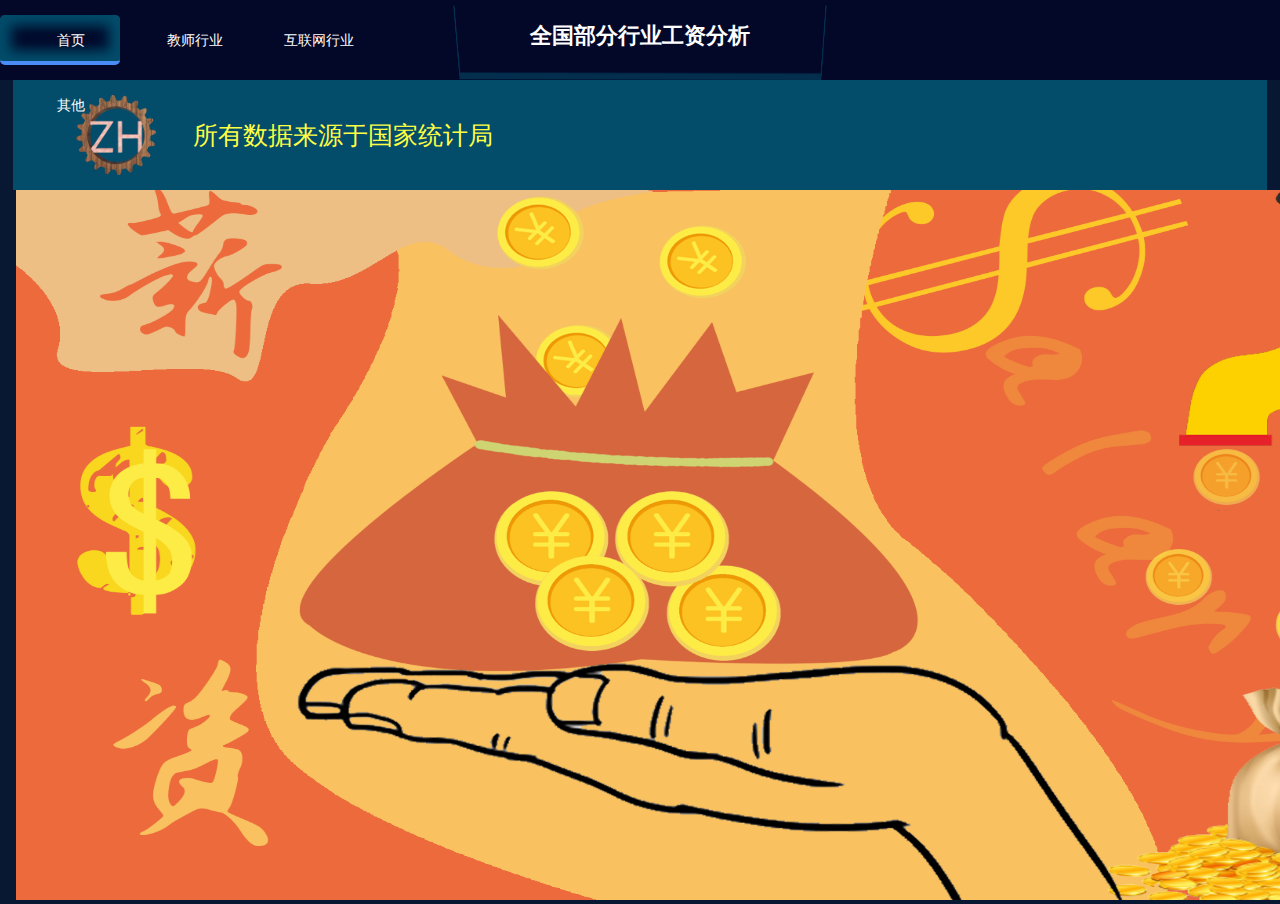
<file: index.html>
<!DOCTYPE html>
<html lang="en">
<head>
    <meta charset="UTF-8">
    <title>全国部分行业工资分析</title>
    <link href="styles/common.css" rel="stylesheet">
    <script src="scripts/Plugin/jquery-3.3.1.min.js"></script>
    <script src="https://www.jq22.com/jquery/echarts-4.2.1.min.js"></script>
    <script src="../scripts/Plugin/bmap.min.js"></script>
    <script src="../scripts/common.js"></script>
    <script src="../scripts/index.js"></script>
    <script src="../scripts/Plugin/laydate/laydate.js"></script>
</head>
<body>
<!--顶部-->
<header class="header left">
    <div class="left nav">
        <ul>
            <li class="nav_active"><i class="nav_1"></i><a href="index.html">首页</a> </li>
            <li><i class="nav_2"></i><a href="jiaoshi.html">教师行业</a> </li>
            <li><i class="nav_2"></i><a href="hulianwang.html">互联网行业</a> </li>
            <li><i class="nav_3"></i><a href="qita.html">其他</a> </li>
            </ul>
    </div>
    <div class="header_center left" style="position:relative">
        
        <h2><strong>全国部分行业工资分析</strong></h2>

    </div>


</header>
<!--内容部分-->
<!--内容部分-->
<div class="con2 left">
    <!--数据总概-->
    <div class="con_div1">
        <div class="con_div_textq left">
            <div class="con_div_text00 left">
                <img src="images/logo.png" class="logo"/>
                    <p class="shouye">所有数据来源于国家统计局</p>
            </div>
        </div>
    </div>
      <!--统计分析图-->
                  <img src="images/首页.png" class="cf" alt="">
  
  
  </div>
  </body>
  </html>
</file>
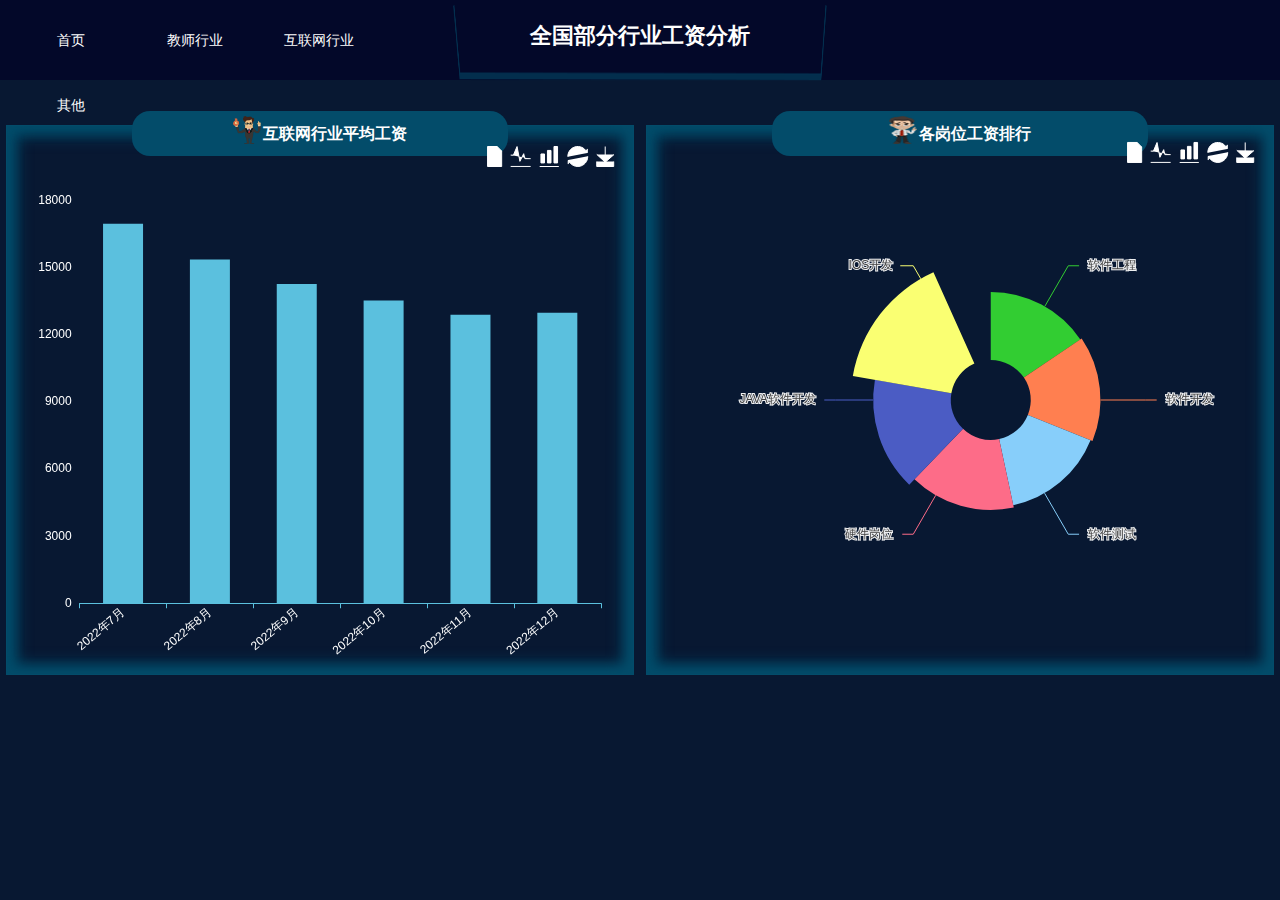
<file: hulianwang.html>
<!DOCTYPE html>
<html lang="en">
<head>
    <meta charset="UTF-8">
    <title>全国部分行业工资分析</title>
    <link href="styles/common.css" rel="stylesheet">
    <script src="scripts/Plugin/jquery-3.3.1.min.js"></script>
    <script src="https://www.jq22.com/jquery/echarts-4.2.1.min.js"></script>
    <script src="scripts/common.js"></script>
    <script src="scripts/hulianwang.js"></script>
    <script src="scripts/echarts.js"></script>
</head>
<body>
<!--顶部-->
<header class="header left">
  <div class="left nav">
      <ul>
        <li><i class="nav_1"></i><a href="index.html">首页</a> </li>
        <li><i class="nav_2"></i><a href="jiaoshi.html">教师行业</a> </li>
        <li><i class="nav_2"></i><a href="hulianwang.html">互联网行业</a> </li>
        <li><i class="nav_3"></i><a href="qita.html">其他</a> </li>
          </ul>
  </div>
    <div class="header_center left" style="position:relative">
  
        <h2><strong>全国部分行业工资分析</strong></h2>

    </div>
    <div class="right nav text_right">
        <ul>

        </ul>
    </div>

</header>
<!--内容部分-->
<div class="con left" style="width:50%;">
    <!--统计分析图-->
    <div class="div_any">
        <div class="left div_any01" style="width:100%;">
            <div class="div_any_child" style="width:98%;position:relative;height: 550px;">
                <div class="div_any_title"><img src="images/hualinwang1.png">互联网行业平均工资</div>
                <div id="histogramChart1"  style="width:100%;display: inline-block;height: 100%;margin-top: 15px;"></div>
            </div>
        </div>         
      </div>
    </div>
<div class="con right" style="width:50%;">
  <div class="div_any">
      <div class="left div_any01" style="width:100%;">
          <div class="div_any_child" style="width:98%;position:relative;height: 550px;">
              <div class="div_any_title"><img src="images/hulianwang2.png">各岗位工资排行</div>
              <div id="lineChart2"  style="width: 100%;height: 100%;display: inline-block;"></div>
          </div>
      </div>
      
  </div>
</div>
</body>
</html>
</file>
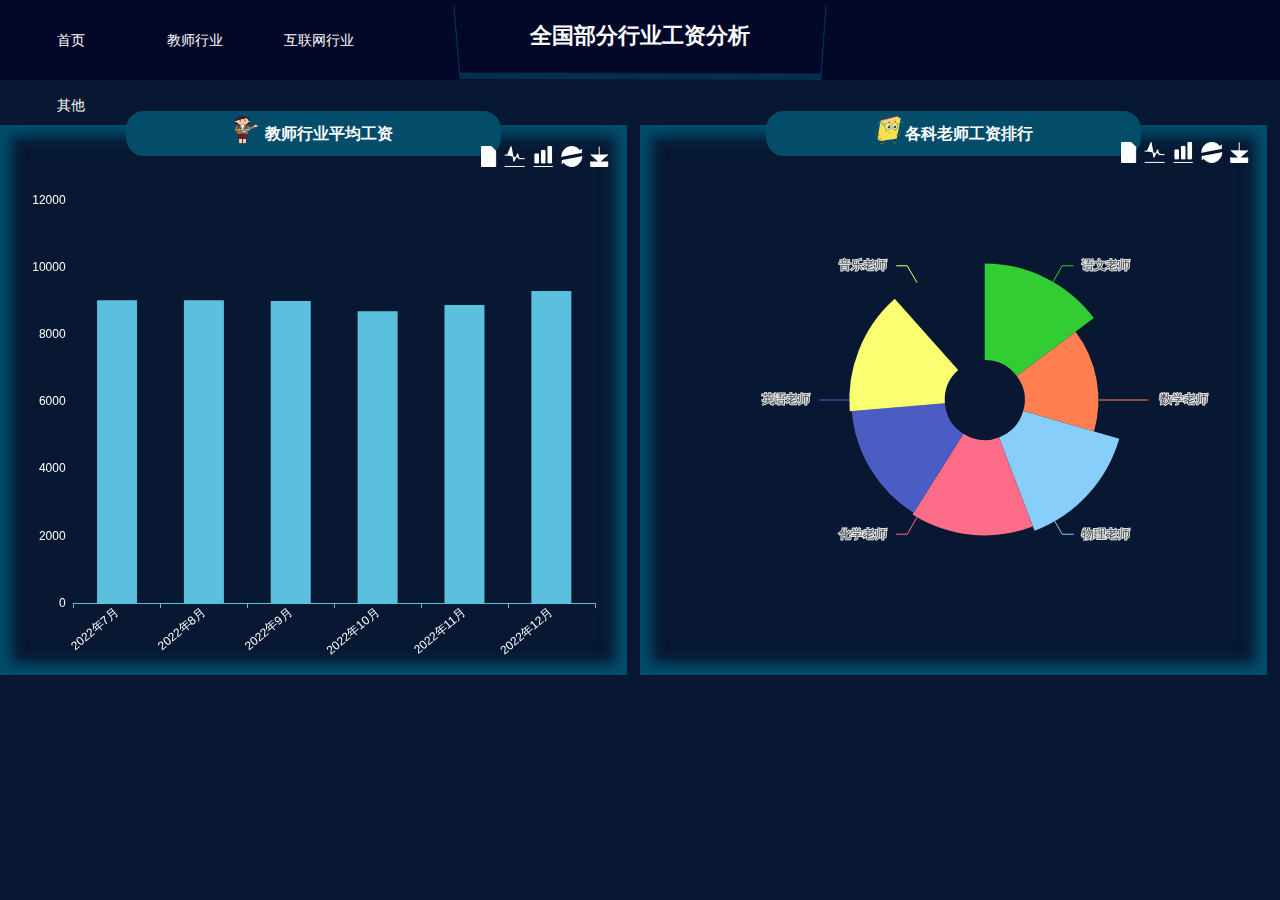
<file: jiaoshi.html>
<!DOCTYPE html>
<html lang="en">
<head>
    <meta charset="UTF-8">
    <title>全国部分行业工资分析</title>
    <link href="styles/common.css" rel="stylesheet">
    <script src="scripts/Plugin/jquery-3.3.1.min.js"></script>
    <script src="https://www.jq22.com/jquery/echarts-4.2.1.min.js"></script>
    <script src="scripts/common.js"></script>
    <script src="scripts/trend.js"></script>
    <script src="scripts/echarts.js"></script>
</head>
<body>
<!--顶部-->
<header class="header left">
  <div class="left nav">
      <ul>
          <li><i class="nav_1"></i><a href="index.html">首页</a> </li>
          <li><i class="nav_2"></i><a href="jiaoshi.html">教师行业</a> </li>
          <li><i class="nav_2"></i><a href="hulianwang.html">互联网行业</a> </li>
          <li><i class="nav_3"></i><a href="qita.html">其他</a> </li>
          </ul>
  </div>
    <div class="header_center left" style="position:relative">
  
        <h2><strong>全国部分行业工资分析</strong></h2>

    </div>
    <div class="right nav text_right">
        <ul>

        </ul>
    </div>

</header>
<!--内容部分-->
<div class="con left" style="width:50%;">
    <!--统计分析图-->
    <div class="div_any_child" style="width:98%;position:relative;height: 550px;">
        <div class="div_any_title"><img src="images/jiaoshi.png">教师行业平均工资</div>
        <div id="histogramChart1"  style="width:100%;display: inline-block;height: 100%;margin-top: 15px;"></div>
    </div>

    </div>
<div class="con right" style="width:50%;">
 
          <div class="div_any_child" style="width:98%;position:relative;height: 550px;">
              <div class="div_any_title"><img src="images/jiaoshi2.png">各科老师工资排行</div>
              <div id="lineChart2"  style="width: 100%;height: 100%;display: inline-block;"></div>
          </div>
    
  
</div>
</body>
</html>
</file>
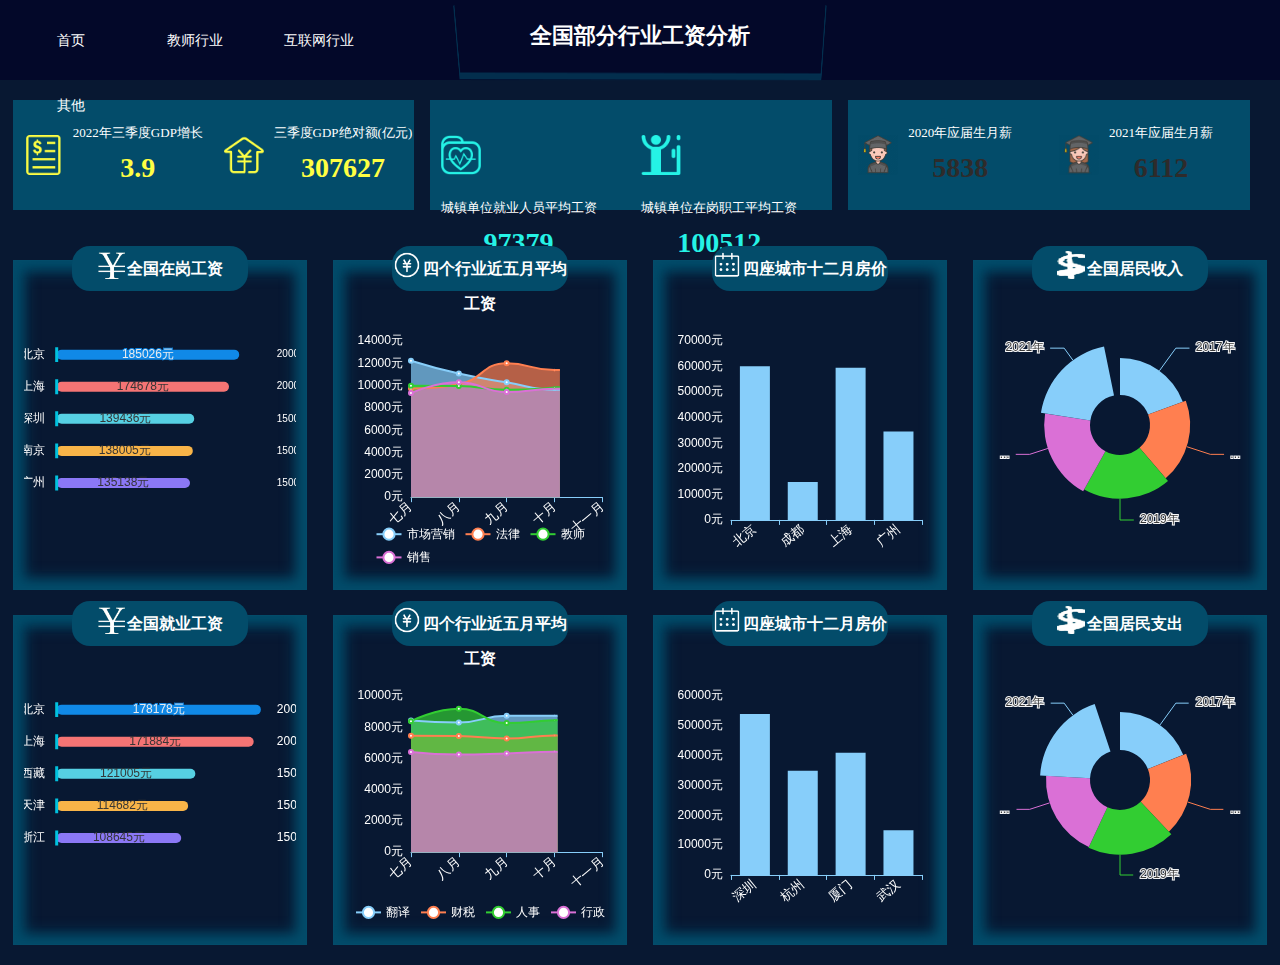
<file: qita.html>
<!DOCTYPE html>
<html lang="en">
<head>
    <meta charset="UTF-8">
    <title>全国部分行业工资分析</title>
    <link href="styles/common.css" rel="stylesheet">
    <script src="scripts/Plugin/jquery-3.3.1.min.js"></script>
    <script src="https://www.jq22.com/jquery/echarts-4.2.1.min.js"></script>
    <script src="../scripts/Plugin/bmap.min.js"></script>
    <script src="../scripts/common.js"></script>
    <script src="scripts/quota.js"></script>
    <script src="scripts/echarts.js"></script>
</head>
<body>
<!--顶部-->
<header class="header left">
  <div class="left nav">
      <ul>
          <li><i class="nav_1"></i><a href="index.html">首页</a> </li>
          <li><i class="nav_2"></i><a href="jiaoshi.html">教师行业</a> </li>
          <li><i class="nav_2"></i><a href="hulianwang.html">互联网行业</a> </li>
          <li><i class="nav_3"></i><a href="qita.html">其他</a> </li>
          </ul>
  </div>
    <div class="header_center left" style="position:relative">
        
        <h2><strong>全国部分行业工资分析</strong></h2>

    </div>
    <div class="right nav text_right">
        <ul>

        </ul>
    </div>

</header>
<!--内容部分-->
<div class="con left">
  <!--数据总概-->
  <div class="con_div">
      <div class="con_div_text left">
          <div class="con_div_text01 left">
              <img src="images/info_7.png" class="left text01_img"/>
              <div class="left text01_div">
                  <p>2022年三季度GDP增长</p>
                  <p>3.9</p>
              </div>
          </div>
          <div class="con_div_text01 right">
              <img src="images/info_8.png" class="left text01_img"/>
              <div class="left text01_div">
                  <p>三季度GDP绝对额(亿元)</p>
                  <p>307627</p>
              </div>
          </div>
      </div>
      <div class="con_div_text left">
          <div class="con_div_text01 left">
              <img src="images/info_9.png" class="left text01_img"/>
              <div class="left text01_div">
                  <p>城镇单位就业人员平均工资</p>
                  <p class="sky">97379</p>
              </div>
          </div>
          <div class="con_div_text01 right">
              <img src="images/info_10.png" class="left text01_img"/>
              <div class="left text01_div">
                  <p>城镇单位在岗职工平均工资</p>
                  <p class="sky">100512</p>
              </div>
          </div>
      </div>
      <div class="con_div_text left">

          <div class="con_div_text01 left">
              <img src="images/yingjie2.png" class="left text01_img"/>
              <div class="left text01_div">
                  <p>2020年应届生月薪</p>
                  <p class="org">5838</p>
              </div>
          </div>
          <div class="con_div_text01 right">
              <img src="images/yingjie1.png" class="left text01_img"/>
              <div class="left text01_div">
                  <p>2021年应届生月薪</p>
                  <p class="org">6112</p>
              </div>
          </div>
      </div>
  </div>
    <!--统计分析图-->
    <div class="div_any">
        <div class="left div_any01">
            <div class="div_any_child">
                <div class="div_any_title"><img src="images/zaigang.png">全国在岗工资</div>
                <p id="histogramChart1" class="p_chart"></p>
            </div>
            <div class="div_any_child">
                <div class="div_any_title"><img src="images/zaigang.png">全国就业工资</div>
                <p id="histogramChart2" class="p_chart"></p>
            </div>
        </div>
        <div class="left div_any01">
            <div class="div_any_child">
                <div class="div_any_title"><img src="images/title_7.png">四个行业近五月平均工资</div>
                <p id="lineChart1" class="p_chart"></p>
            </div>
            <div class="div_any_child">
                <div class="div_any_title"><img src="images/title_7.png">四个行业近五月平均工资</div>
                <p id="lineChart2" class="p_chart"></p>
            </div>
        </div>
        <div class="left div_any01">
            <div class="div_any_child">
                <div class="div_any_title"><img src="images/title_10.png">四座城市十二月房价</div>
                <p id="histogramChart3" class="p_chart"></p>
            </div>
            <div class="div_any_child">
                <div class="div_any_title"><img src="images/title_10.png">四座城市十二月房价</div>
                <p id="histogramChart4" class="p_chart"></p>
            </div>
        </div>
        <div class="left div_any01">
            <div class="div_any_child">
                <div class="div_any_title"><img src="images/jiuye.png">全国居民收入</div>
                <p id="pieChart1" class="p_chart"></p>
            </div>
            <div class="div_any_child">
                <div class="div_any_title"><img src="images/jiuye.png">全国居民支出</div>
                <p id="pieChart2" class="p_chart"></p>
            </div>
        </div>
    </div>


</div>
</body>
</html>
</file>
<file: styles/common.css>
body::-webkit-scrollbar {
    display: none;
}
.BMap_cpyCtrl {
   display: none;
}

.anchorBL {
   display: none;
}
.yui-toast-mask {
    position: fixed;
    width: 100%;
    height: 100%;
    background: rgba(0, 0, 0, 0);
    top: 0;
    left: 0;
    z-index: 1000;
    display: -webkit-box;
    display: -webkit-flex;
    display: flex;
    -webkit-box-align: center;
    -webkit-align-items: center;
    align-items: center;
}

.yui-toast-mask .yui-toast {
    background: rgba(0, 0, 0, 0.5);
    min-height: 3rem;
    min-width: 3rem;
    border-radius: .5rem;
    margin: 0 auto;
    overflow: hidden;
    color: #FFFFFF;
    font-size: 14px;
    padding: 10px;
    max-height: 90%;
    max-width: 90%;
    display: -webkit-box;
    display: -webkit-flex;
    display: flex;
    -webkit-box-align: center;
    -webkit-align-items: center;
    align-items: center;
}
*{
    margin: 0;
    padding: 0;
    list-style: none;
    text-decoration: none;
}
/* CSS Document */
::-webkit-scrollbar-track{border-radius: 10px;-webkit-box-shadow: inset 0 0 6px rgba(0,0,0,0);}/*滚动条的滑轨背景颜色*/
::-webkit-scrollbar-thumb{background-color: rgba(0,0,0,0.05);border-radius: 10px;-webkit-box-shadow: inset 1px 1px 0 rgba(75, 75, 75, 0.58);}/*滑块颜色*/
::-webkit-scrollbar-thumb{background-color: rgba(0,0,0,0.2);border-radius: 10px;-webkit-box-shadow: inset 1px 1px 0 rgba(48, 48, 48, 0.92);}
::-webkit-scrollbar{width: 16px;height: 16px;}/* 滑块整体设置*/
::-webkit-scrollbar-track,
::-webkit-scrollbar-thumb{border-radius: 999px;border: 5px solid transparent;}
::-webkit-scrollbar-track{box-shadow: 1px 1px 5px rgba(0,0,0,.2) inset;}
::-webkit-scrollbar-thumb{min-height: 20px;background-clip: content-box;box-shadow: 0 0 0 5px rgba(255,255,255,.5) inset;}
::-webkit-scrollbar-corner{background: transparent;}/* 横向滚动条和纵向滚动条相交处尖角的颜色 */

body{
    font-size: 100%;
    height: 100%;
    background-color: #081832;
}
a:hover{
    text-decoration: none;
}
.left{
    float: left;
}
.right{
    float: right;
}
.clear{
    clear: both;
}

.text_right{
    text-align: right;
}
.header{
    width: 100%;
    height: 80px;
    background-color: #030829;

}
.header_center{
    width: 30%;
    margin: 5px auto;
    color: #FFFFff;
    text-align: center;
    height: 80px;
    background-image: url("../images/logoBg.png");
    background-size: 100% 100%;
    font-family: "微软雅黑"!important;


}
.header_center h2{
   margin-top: 16px !important;
   font-size: 22px !important;

}
.color_font{
    color: #e8f7fe !important;
    font-size: 12px !important;
}
.header_logo{
    margin-left: 1%;
    margin-top: 12px;

}
.header_logo img{
    height: 56px;
}
.nav{

    width: 35%;
}
.nav>ul{

}
.nav>ul>li{
    display: inline-block;
    width: 120px;
    text-align: center;
    height: 50px;
    position: relative;
    line-height: 50px;
    margin-top: 15px;
    box-sizing: border-box;
    /*box-shadow: -5px 0px 5px #034c6a inset, !*å·¦è¾¹é˜´å½±*!*/
    /*0px -5px 15px #034c6a inset, !*ä¸Šè¾¹é˜´å½±*!*/
    /*5px 0px 15px #034c6a inset, !*å³è¾¹é˜´å½±*!*/
    /*0px 5px 15px #034c6a inset;*/


    border-radius: 5px;

}
.nav>ul>li:hover{
    box-shadow: -10px 0px 15px #034c6a inset, /*å·¦è¾¹é˜´å½±*/
    0px -10px 15px #034c6a inset, /*ä¸Šè¾¹é˜´å½±*/
    10px 0px 15px #034c6a inset, /*å³è¾¹é˜´å½±*/
    0px 10px 15px #034c6a inset;

    box-sizing: border-box;
}
.nav>ul>li i{
    width: 16px;
    height: 16px;
    display: inline-block;
    position: relative;
    top:3px;
    margin-right: 5px;
}
.nav>ul>li>a{
    color: #ffffff;
    /*display: inline-block;*/
    /*padding: 0 15px 0 5px;*/
    font-size: 14px;
}
/*.nav>ul>li:hover .li_ul{*/
    /*display: block;*/
/*}*/

.li_ul{
    position: absolute;
    background-color: #030829;
    width: 100%;
    /*border-top:4px solid #4b8df8;*/
    display: none;
    z-index: 999;

}
.li_ul li{
    line-height: 40px !important;
}
.li_ul li:hover{
    background-color: #4b8df8;
}
.li_ul li a{
    color: #ffffff;
    font-size: 13px;
}

.nav_1{
     background: url("../images/nav_1.png");
 }
.nav_2{
    background-image: url("../images/nav_2.png");
}
.nav_3{
    background-image: url("../images/nav_3.png");

}
.nav_4{
    background-image: url("../img/nav_4.png");
}
.nav_5{
    background-image: url("../img/nav_5.png");
}
.nav_6{
    background-image: url("../img/nav_6.png");
}
.nav_7{
    background-image: url("../img/nav_7.png");
}
.nav_8{
    background-image: url("../img/nav_9.png");
}
.nav_active{
    border-bottom: 4px solid #4b8df8;
    box-shadow: -10px 0px 15px #034c6a inset, /*å·¦è¾¹é˜´å½±*/
    0px -10px 15px #034c6a inset, /*ä¸Šè¾¹é˜´å½±*/
    10px 0px 15px #034c6a inset, /*å³è¾¹é˜´å½±*/
    0px 10px 15px #034c6a inset;

    box-sizing: border-box;
}
.con{
    width: 100%;
    background-color: #081832;
    padding-top: 20px;
    padding-bottom: 20px;
}
.con2{
    width: 100%;
    background-color: #081832;
    padding-top: 0px;
    padding-bottom: 0px;
}
.con1{
    width: 100%;
    background-color: #081832cc;
    /*padding-bottom: 4px;*/
    box-sizing: border-box;
    overflow: auto;
}
.find_expend{
    display: none;
}
.con1::before{
    content: "";
    display: block;
    clear: both;
    visibility: hidden;
    height: 0;
}
.select_time{
    width: 140px;
    height: 36px;

    margin-bottom: 25px;
    margin-left: 1%;
   padding-left: 20px;
 ;

}
.select_time img{
    height: 18px;
    margin-top: 9px;
}
.select_time input{
    border: none;
    background-color: transparent;
    width: 80px;
    height: 20px;
   top:-5px;
    margin-left: 10px;
    position: relative;
    text-indent: 1em;
    outline: none;
}
.con_div{
    height: 110px;
    width: 98%;
    margin-left: 1%;
    margin-bottom: 25px;
}
.con_div1{
    height: 110px;
    width: 98%;
    margin-left: 1%;
    margin-bottom: 0px;
}
.con_div_text{
    height: 100%;
    background-color: #034c6a;
    width: 32%;
    margin-right: 1.3%;
}
.con_div_text01{
    width: 50%;
    height: 100%;
}
.con_div_text00{
    width: 50%;
    height: 100%;
}
.con_div_textq{
    height: 100%;
    background-color: #034c6a;
    width: 100%;
    margin-right: 1.3%;
}
.text01_img{
    width: 40px;
    height: 40px;
    margin-left: 5%;
  margin-top: 35px;
}
.logo{
    width: 80px;
    height: 80px;
    margin-left: 10%;
  margin-top: 15px;
}
.text01_div{
    margin-top: 15px;
    margin-left: 5%;
    text-align: center;

}
.shouye{
    width: 400px ;
    font-size: 25px;
    color: #ffff43;
    margin-left: 180px;
    margin-top: -60px;
}
.text01_div p{
    line-height: 35px;
}
.text01_div p:nth-child(1){
    font-size: 13px;
    color: #ffffff;
}
.text01_div p:nth-child(2){
    font-size: 28px;
    color: #ffff43;
    font-weight: 600;

}
.red{
    color: red !important;
}
.sky{
    color: #25f3e6 !important;
}
.org{
    color: #2e2b2b !important;
}
.cf{
    margin-left: 16px;
    width: 1505px;
    height:710px;
}
.div_any{
    width: 100%;
    margin-left: 1%;
    margin-bottom: 25px;
    height: 610px;
}
.div_any01{
    width: 23%;
    margin-right: 2%;
}
.div_any02{
    width: 48%;
    margin-right: 2%;
}
.div_any03{
    width: 98%;
   margin: 15px auto;

}
.div_any_child{
    width: 100%;
    height: 330px;
    box-shadow: -10px 0px 15px #034c6a inset, /*å·¦è¾¹é˜´å½±*/
    0px -10px 15px #034c6a inset, /*ä¸Šè¾¹é˜´å½±*/
    10px 0px 15px #034c6a inset, /*å³è¾¹é˜´å½±*/
    0px 10px 15px #034c6a inset;
    border: 1px solid #034c6a;
    box-sizing: border-box;
    position: relative;
    margin-top: 25px;
}
.div_any_child01{
    width: 48%;
    box-shadow: -10px 0px 15px #034c6a inset, /*å·¦è¾¹é˜´å½±*/
    0px -10px 15px #034c6a inset, /*ä¸Šè¾¹é˜´å½±*/
    10px 0px 15px #034c6a inset, /*å³è¾¹é˜´å½±*/
    0px 10px 15px #034c6a inset;
    border: 1px solid #034c6a;
    box-sizing: border-box;
    position: relative;
    margin-right: 2%;

}
.div_any_child01_wh{
    width: 98% !important;
}
.div_height01{
    height: auto !important;
    padding: 5px;
}
.char_table{
    height: 200px;
}
.p_chart{
    height: 288px;

    padding: 5px 10px;

    margin-top: 15px;

}
#map_div{
    width: 96%;
    height: 94%;
}
.div_height{
    height:685px !important;
}
.div_any_title{
    background-color: #034c6a;
    border-radius: 18px;
    position: absolute;
    height: 45px;
    width: 60%;
    top:-15px;
    color: #ffffff;
    font-weight: bold;
    font-size: 16px;
    left: 20%;
    line-height: 35px;
    text-align: center;
}
.div_any_title img{
    width: 28px;
    height: 28px;
    position: relative;
    top:5px;
    margin-right: 2px;
}
.any_title_width{
    width: 30% !important;
    left: 35% !important;
}
.div_table{
    width: 98%;
    margin-left: 1%;
    margin-bottom: 25px;
    height: 280px;
}
.div_table_box{
    width: 23%;
    margin-right: 2%;
}
.table_p{
    height: 93%;
    margin-top: 7%;
    position: relative;


}.table_p01{
     height:auto !important;
     margin-top: 0!important;
     position: relative;


 }
.table_p01 table td{
    padding: 6px 0;
}
.table_p table{
    width: 100%;
    height: 100%;
    border-collapse: collapse;

    position: absolute;
    text-align: center;
}
.table_p table thead th{
    color: #61d2f7;
    font-size: 14px;
    font-weight: 600;
    padding-top: 5px;
    padding-bottom: 5px;
}
.table_p table tbody{
    color: #ffffff;
   font-size: 13px;
}
.table_p table tbody tr:nth-child(2n+1){
    background-color: #072951;
    box-shadow: -10px 0px 15px #034c6a inset,
    10px 0px 15px #034c6a inset;
}

.car_left{
    width: 18%;
    height: 100%;
    background-color:  #081832;
}
.car_center{

    height: 100%;
    background-color:  #081832;
    width: 50.5%;
    margin-left: 0.5%;
}
.car_center video{
    width: 49.5%;
    height: 49%;


    box-sizing: border-box;
    box-shadow: -10px 0px 15px #034c6a inset,
    10px 0px 15px #034c6a inset;
    float: left;
}
.magin_top{
    margin-top: 1%;
}
.magin_left{
    margin-left: 1%;
}
.car_right{
    width: 31%;
    height: 100%;
}
.text_center{
    text-align: center;
}
.carNo_input{
    width: 75%;
    height: 25px;
    margin-top: 5px;
    margin-bottom: 5px;
    text-indent: 2em;
    margin-left: 5%;

    border:1px solid #072951;
border-radius: 3px;
}
.find_but{
    height: 25px;
    background-image: url("../img/find.png");
    width: 25px;
    background-repeat: no-repeat;
    background-size: 100% 100%;
    position: relative;
    top:8px;
    border:none;
    background-color: transparent;
}
.find_but1{
    height: 25px;
    background-image: url("../img/find.png");
    width: 25px;
    background-repeat: no-repeat;
    background-size: 100% 100%;
    position: relative;
    top:8px;
    border:1px solid #4b8df8;
    background-color: transparent;
}
.set_list{
    padding: 10px 5%;
    color: #eee;
    font-size: 14px;
}
.list_i{
    width: 16px;
    height: 16px;
    display: inline-block;

    background-image: url("../img/nav_1.png");
    top:3px;
    position: relative;
}
.left_up{

    height: 58%;

}
.left_table{

    height: 98%;

    border-radius: 5px;
    width:18%!important;
    background-color:  #081832;


}
.right_table{
    height: 98%;

    border-radius: 5px;
    width:81.5%!important;
    background-color:  #081832;
    margin-left: 0.5%;
}
.center_table{
    height: 100%;
    border-radius: 5px;
    width:100%;
    background-color:  #081832;
   margin: 0 auto;
}
.bow_shadow{
    box-shadow: -8px 0px 10px #034c6a inset,
    8px 0px 10px #034c6a inset;
    width: 100%;
    box-sizing: border-box;
}

.ztree li a{
    color: #FFFFff !important;
}
.left_down{
    height: 40%;
    margin-top: 2%;
}
.tab_a{
    width: 45%;
    height: 30px;
    line-height: 30px;
    color: #FFFFff;
    background-color: #667fa7;
    display: inline-block;
    margin-right: 1%;
    margin-top: 5px;
    font-size: 14px;
}
.tab_aActive{
    background-color:#034c6a !important;
    font-weight: 600;
}
.car_content{
    margin-left: 5%;

    font-size: 13px;
    color: #eeeeee;
}
.car_content p{
    padding-top: 5px;
    padding-bottom: 5px;
}
.table2_find{
    background-color: #072951;
    box-shadow: -10px 0px 15px #034c6a inset, 10px 0px 15px #034c6a inset;
    width: 100%;
    padding: 5px 0;
    color: #FFFFff;
}


.table2_find input[type=text]{
    background-color: transparent;
    width: 16%;
    height: 24px;
    border-radius: 3px;
    text-indent: 1em;
    border:1px solid #7EC4CC;

}


.table_find{
    width: 100%;
    padding: 8px 0;
    border-bottom: 2px solid #a5c5f83b;
    font-size: 13px;
}
.more_find{

    cursor: pointer;
    position: relative;
    top:5px;
}
.table_find .glyphicon{
    margin-right: 5px;
}
.table_find button{
    padding: 4px 10px;
}
.table_find p{
    margin-top: 8px;
}
.table_find label{

    color: #eeeeee;

    width: 8%;
    display: inline-block;
    text-align: right;

}
.table_find input[type=text],.table_find input[type=date]{
    width: 16%;
    height: 24px;
    border-radius: 3px;
    text-indent: 1em;
    border:1px solid#4b8df8;
    background-color: #cccccc4f;
}
.table_find select{
    width: 12%;
    height: 24px;
    border-radius: 3px;
    text-indent: 1em;
    border:1px solid #4b8df8;
    background-color: #cccccc4f;
}
.table_find input[type=checkbox]{
    width: 14px;
    height: 14px;
    position: relative;
    top:3px;
    margin-right: 5px;
}
.table_find span{
    color: #b2cbf3;

    margin-right: 2%;
}
.find_button{
    width: 5%;
    height: 26px;
    border: none;
    border-radius: 2px;
    background-color: #4b8df8;
    color: #FFFFff;
    font-size: 14px;

}
.table2_style{
    color: #FFFFff;
    border: none !important;
    font-size: 13px;
}
.table2_style a{
    margin-right: 10px;
}
.table2_style tbody tr:nth-child(2n+1){
    background-color: #072951;
   border-left: 4px solid #4b8df8;;
}
.table2_style thead tr{
    color: #FFFFff;
   background-color:#4b8df8;
}
.table2_style td{
    border: none !important;
}
.table2_style thead th{
    border-bottom: none !important;
}
.table2_style tbody tr:nth-child(2n):hover{
    /*color: #072951;*/
    background-color: rgba(75, 141, 248, 0.65);

}
.table_style{
    color: #FFFFff;
    box-shadow: -8px 0px 10px #034c6a inset,
    8px 0px 10px #034c6a inset;
    border: none !important;
    font-size: 13px;
}
.table_style a{
    margin-right: 10px;
}
.table_style td{
    border: none !important;
}
.table_style tbody tr:nth-child(2n+1){
    background-color: #072951;
    box-shadow: -10px 0px 15px #034c6a inset,
    10px 0px 15px #034c6a inset;
}
.table_style thead tr{
    color: #4b8df8;
}
.table_style thead th{
    border-bottom: none !important;
}
.table_style tbody tr:nth-child(2n):hover{
    /*color: #072951;*/
    background-color: rgba(75, 141, 248, 0.12);
}
.table_div{
    margin-top: 10px;
    color: #FFFFff;
}
.table_but{
    text-align: right;
    font-size: 13px;
    padding-bottom: 5px;
    padding-top: 10px;

}
.table_but a{
    margin-right: 15px;
    color: #FFFFff;
}
.table_but a i{
    margin-right: 5px;
}
.table_del{
    color: orangered;
}
.table_edit{
    color: #0D8BBD;
}
.span_left{
    padding: 5px;
}

/*统计分析界面样式*/
.static_top{
    width: 140px;
    height: 36px;
    line-height: 36px;
    background-color: #04425f;
    margin-bottom: 25px;
    margin-left: 1%;
    padding-left: 20px;
    border-radius: 1px;
    box-shadow: 0px 3px 3px #61d2f7;

}
.static_top i{
    width: 16px;
    height: 16px;
    display: inline-block;
    position: relative;
    background-image: url("../img/nav_7.png");
    background-repeat: no-repeat;
    margin-right: 6px;
    top:1px;
}
.static_top span{
    color: #25f3e6;
}
.stiatic_top_con{
    background-color: #034c6a;
    width: 96%;
    margin-left: 1%;
    margin-bottom: 25px;
    padding: 10px 1%;
    border-radius: 5px;
}
.stiatic_top_con table{
    width: 100%;
    border-collapse: collapse;
}
.stiatic_top_con table td{
    color: #FFFFff;
    padding: 5px;
    font-size: 13px;
    border:1px solid #485f849c;
}
.stiatic_top_con table .labe_td{
    color: #61d2f7;
    font-size: 14px;
    width: 120px;
    text-align: right;
}
.layui-layer-title{
    /*box-shadow: -8px 0px 10px #034c6a inset,*/
    /*8px 0px 10px #034c6a inset;*/
    background-color: #081832d4 !important;
    color: #FFFFff !important;
    border-bottom: 3px solid #4b8df8 !important;
    box-sizing: border-box;
}


.hide{
  display: none !important;
}
.xc_layer{position: fixed; top: 0; left: 0; width: 100%; height: 100%; background-color: #666666; opacity: 0.5; z-index: 1000;}
.popBox{position: fixed; left: 45%; top: 10%; background-color: #081832; z-index: 1001; width: 90%; max-height: 84%; margin-left: -40%; border-radius: 5px; font-weight: bold; color: #ffffff;height: 100%;}
.popBox .ttBox{height: 30px; line-height: 30px; padding: 14px 30px; border-bottom: solid 1px #eef0f1;text-align: center;-webkit-box-sizing: content-box;  -moz-box-sizing: content-box;box-sizing: content-box;}
.popBox .ttBox .tt{font-size: 20px; display: inline-block;  height: 30px;}
.popBox .txtBox{height: calc(100% - 80px);overflow: auto;padding: 10px 0;}
</file>
